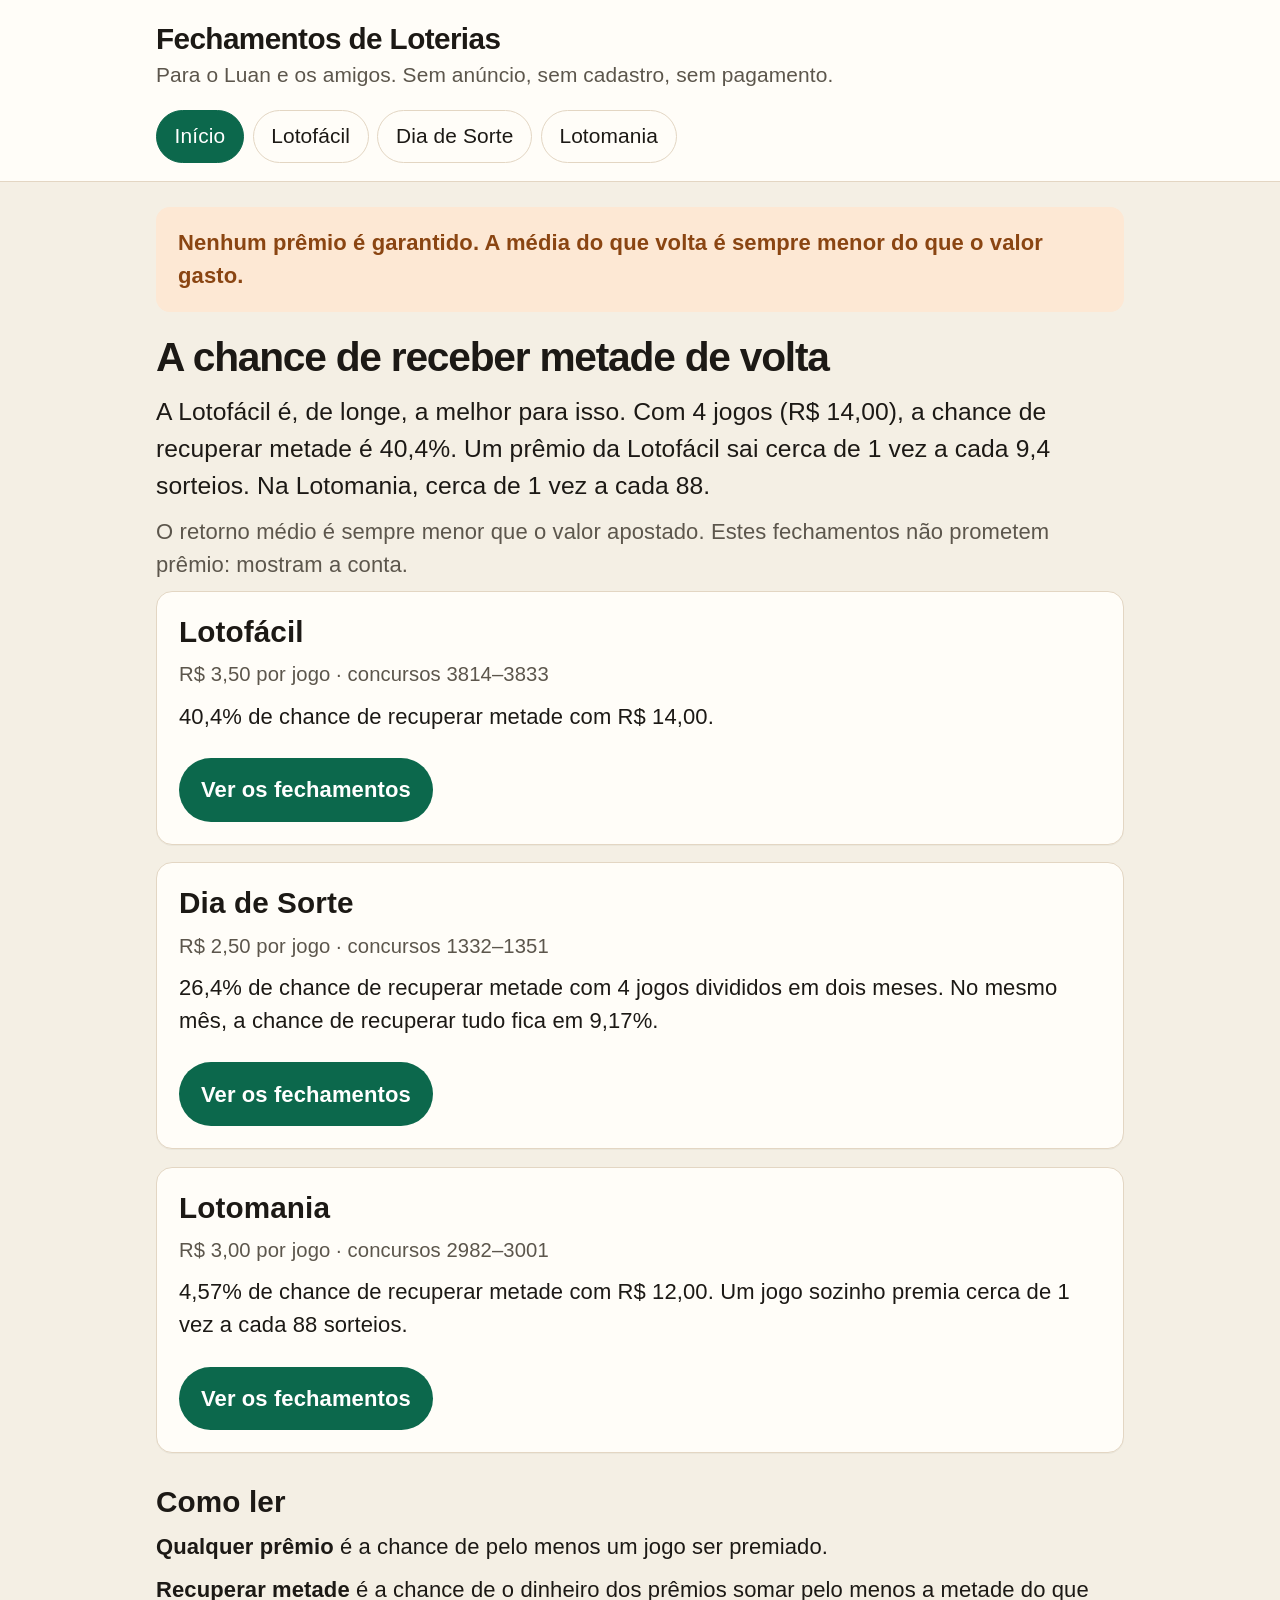
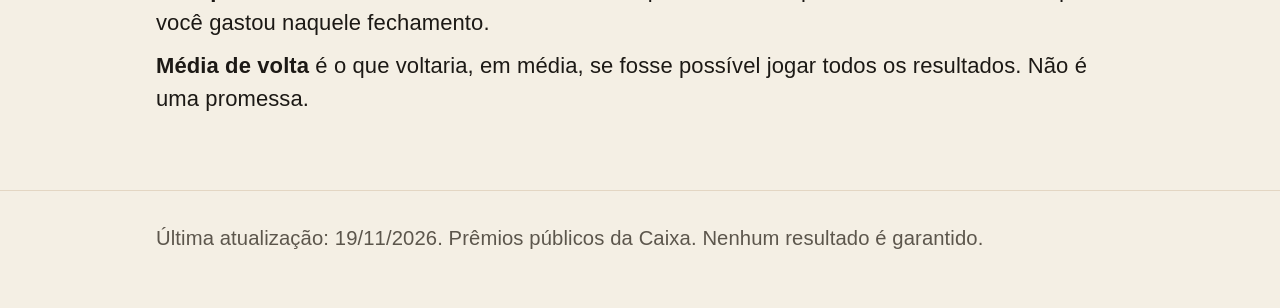
<file: index.html>
<!DOCTYPE html>
<html lang="pt-BR">
<head>
  <meta charset="utf-8">
  <meta name="viewport" content="width=device-width, initial-scale=1">
  <meta name="description" content="Fechamentos honestos da Lotofácil, do Dia de Sorte e da Lotomania. A meta é recuperar metade do que se gasta, sem prometer prêmio.">
  <title>Fechamentos de Loterias</title>
  <link rel="icon" href="assets/favicon.svg" type="image/svg+xml">
  <link rel="stylesheet" href="assets/css/site.css">
</head>
<body data-page="home" data-root="./">
  <header class="site">
    <div class="wrap">
      <a class="brand" href="./">
        <strong>Fechamentos de Loterias</strong>
        <span>Para o Luan e os amigos. Sem anúncio, sem cadastro, sem pagamento.</span>
      </a>
      <nav>
        <a href="./" aria-current="page">Início</a>
        <a href="lotofacil/">Lotofácil</a>
        <a href="dia-de-sorte/">Dia de Sorte</a>
        <a href="lotomania/">Lotomania</a>
      </nav>
    </div>
  </header>
  <main>
    <div class="wrap" id="conteudo">
      <p class="status">Carregando os números…</p>
    </div>
  </main>
  <footer>
    <div class="wrap">
      <p>Última atualização: <span data-atualizacao>—</span>. Prêmios públicos da Caixa. Nenhum resultado é garantido.</p>
    </div>
  </footer>
  <noscript><p class="wrap">Este site precisa de JavaScript só para mostrar os jogos. Não tem rastreamento.</p></noscript>
  <script src="assets/js/site.js"></script>
</body>
</html>
</file>
<file: assets/css/site.css>
:root {
  --paper: #f4efe4;
  --ink: #1c1915;
  --muted: #5c564c;
  --line: #e3d6c3;
  --card: #fffdf8;
  --green: #0c684c;
  --green-ink: #084937;
  --green-bg: #e5f4ee;
  --amber: #8a4512;
  --amber-bg: #fde8d4;
  --shadow: 0 1px 0 rgba(28, 25, 21, 0.04);
  --max: 44rem;
  color-scheme: light;
}

* { box-sizing: border-box; }

html { font-size: 125%; }

body {
  margin: 0;
  background: var(--paper);
  color: var(--ink);
  font-family: "Segoe UI", "Helvetica Neue", Arial, sans-serif;
  line-height: 1.5;
  letter-spacing: 0.005em;
}

a { color: var(--green-ink); }

a:hover { text-decoration: none; }

.wrap {
  width: min(100% - 1.5rem, var(--max));
  margin: 0 auto;
}

header.site {
  background: #fffdf8;
  border-bottom: 1px solid var(--line);
}

header.site .wrap {
  padding: 1rem 0 0.85rem;
}

.brand {
  display: flex;
  flex-direction: column;
  gap: 0.15rem;
  text-decoration: none;
  color: inherit;
}

.brand strong {
  font-size: 1.35rem;
  letter-spacing: -0.02em;
  line-height: 1.15;
}

.brand span { color: var(--muted); font-size: 0.95rem; }

nav {
  display: flex;
  flex-wrap: wrap;
  gap: 0.4rem;
  margin-top: 0.85rem;
}

nav a {
  text-decoration: none;
  color: var(--ink);
  background: transparent;
  border: 1px solid var(--line);
  border-radius: 999px;
  padding: 0.45rem 0.8rem;
  min-height: 44px;
  display: inline-flex;
  align-items: center;
  font-size: 0.95rem;
}

nav a[aria-current="page"] {
  background: var(--green);
  border-color: var(--green);
  color: white;
}

main { padding: 1.1rem 0 3rem; }

.banner {
  background: var(--amber-bg);
  color: var(--amber);
  border-radius: 14px;
  padding: 0.9rem 1rem;
  margin: 0 0 1rem;
  font-weight: 650;
}

h1 {
  font-size: 1.85rem;
  line-height: 1.15;
  letter-spacing: -0.03em;
  margin: 0 0 0.6rem;
}

h2 {
  font-size: 1.35rem;
  line-height: 1.2;
  margin: 1.4rem 0 0.45rem;
}

p { margin: 0.45rem 0; }

.lead { font-size: 1.12rem; }

.muted { color: var(--muted); }

.cards { display: grid; gap: 0.8rem; }

.card, .option {
  background: var(--card);
  border: 1px solid var(--line);
  border-radius: 16px;
  padding: 1rem;
  box-shadow: var(--shadow);
}

.card h2 { margin-top: 0; }

.card a.block {
  display: inline-flex;
  margin-top: 0.7rem;
  text-decoration: none;
  background: var(--green);
  color: white;
  border-radius: 999px;
  padding: 0.7rem 1rem;
  min-height: 48px;
  align-items: center;
  font-weight: 700;
}

.meta {
  color: var(--muted);
  font-size: 0.92rem;
}

.spend {
  display: flex;
  flex-direction: column;
  gap: 0.45rem;
  margin: 0.8rem 0 0.4rem;
}

label { font-weight: 700; }

input[type="text"] {
  font: inherit;
  font-size: 1.35rem;
  padding: 0.7rem 0.8rem;
  border-radius: 12px;
  border: 2px solid var(--line);
  background: white;
  width: 100%;
  color: var(--ink);
}

input:focus {
  outline: 3px solid #b7e2d2;
  border-color: var(--green);
}

.chips { display: flex; flex-wrap: wrap; gap: 0.4rem; }

button, .chips button {
  font: inherit;
  cursor: pointer;
  border-radius: 999px;
  border: 1px solid var(--line);
  background: white;
  min-height: 48px;
  padding: 0.55rem 0.9rem;
  color: var(--ink);
}

button.primary, .chips button[aria-pressed="true"] {
  background: var(--green);
  border-color: var(--green);
  color: white;
  font-weight: 700;
}

.option { display: flex; flex-direction: column; gap: 0.7rem; }

.option header {
  display: flex;
  flex-wrap: wrap;
  gap: 0.4rem 0.7rem;
  align-items: baseline;
  justify-content: space-between;
}

.badges { display: flex; flex-wrap: wrap; gap: 0.35rem; }

.badge {
  background: var(--green-bg);
  color: var(--green-ink);
  border-radius: 999px;
  padding: 0.2rem 0.6rem;
  font-size: 0.85rem;
  font-weight: 700;
}

.badge.quiet {
  background: #f3ecdf;
  color: var(--muted);
  font-weight: 600;
}

.stats {
  display: grid;
  grid-template-columns: 1fr;
  gap: 0.55rem;
}

.stat {
  background: #faf6ee;
  border-radius: 12px;
  padding: 0.7rem 0.8rem;
}

.stat.main {
  background: var(--green-bg);
}

.stat b {
  display: block;
  font-size: 2rem;
  line-height: 1.05;
  letter-spacing: -0.03em;
}

.stat span { color: var(--muted); }

.games { display: flex; flex-direction: column; gap: 0.9rem; }

.game-head {
  display: flex;
  justify-content: space-between;
  gap: 0.5rem;
  align-items: center;
  margin-bottom: 0.35rem;
}

.grid {
  display: grid;
  gap: 0.22rem;
}

.grid.lf { grid-template-columns: repeat(5, 1fr); }
.grid.ds { grid-template-columns: repeat(6, 1fr); }
.grid.lm { grid-template-columns: repeat(10, 1fr); }

.cell {
  aspect-ratio: 1;
  display: grid;
  place-items: center;
  border-radius: 7px;
  background: #f3ecdf;
  color: #b5ab9c;
  font-variant-numeric: tabular-nums;
  font-size: 0.72rem;
  font-weight: 650;
}

.cell.on {
  background: var(--green);
  color: white;
}

.month {
  display: inline-block;
  margin-bottom: 0.35rem;
  background: #fff4df;
  border-radius: 999px;
  padding: 0.15rem 0.55rem;
  font-weight: 700;
}

details {
  background: var(--card);
  border: 1px solid var(--line);
  border-radius: 14px;
  padding: 0.8rem 1rem;
  margin-top: 1rem;
}

summary {
  cursor: pointer;
  font-weight: 750;
  font-size: 1.05rem;
  min-height: 44px;
  display: flex;
  align-items: center;
}

details p { font-size: 1rem; }

.table {
  width: 100%;
  border-collapse: collapse;
  font-size: 0.95rem;
  margin: 0.4rem 0 0.8rem;
}

.table th, .table td {
  text-align: left;
  padding: 0.45rem 0.35rem 0.45rem 0;
  border-bottom: 1px solid var(--line);
  vertical-align: top;
}

.table td:first-child, .table th:first-child { white-space: nowrap; }

.empty, .status {
  padding: 0.8rem 0;
}

footer {
  border-top: 1px solid var(--line);
  color: var(--muted);
  padding: 1rem 0 2rem;
  font-size: 0.92rem;
}

@media (min-width: 720px) {
  html { font-size: 137.5%; }
  .stats { grid-template-columns: 1fr 1fr; }
  .stat.main { grid-column: 1 / -1; }
  .cell { font-size: 0.78rem; }
}
</file>
